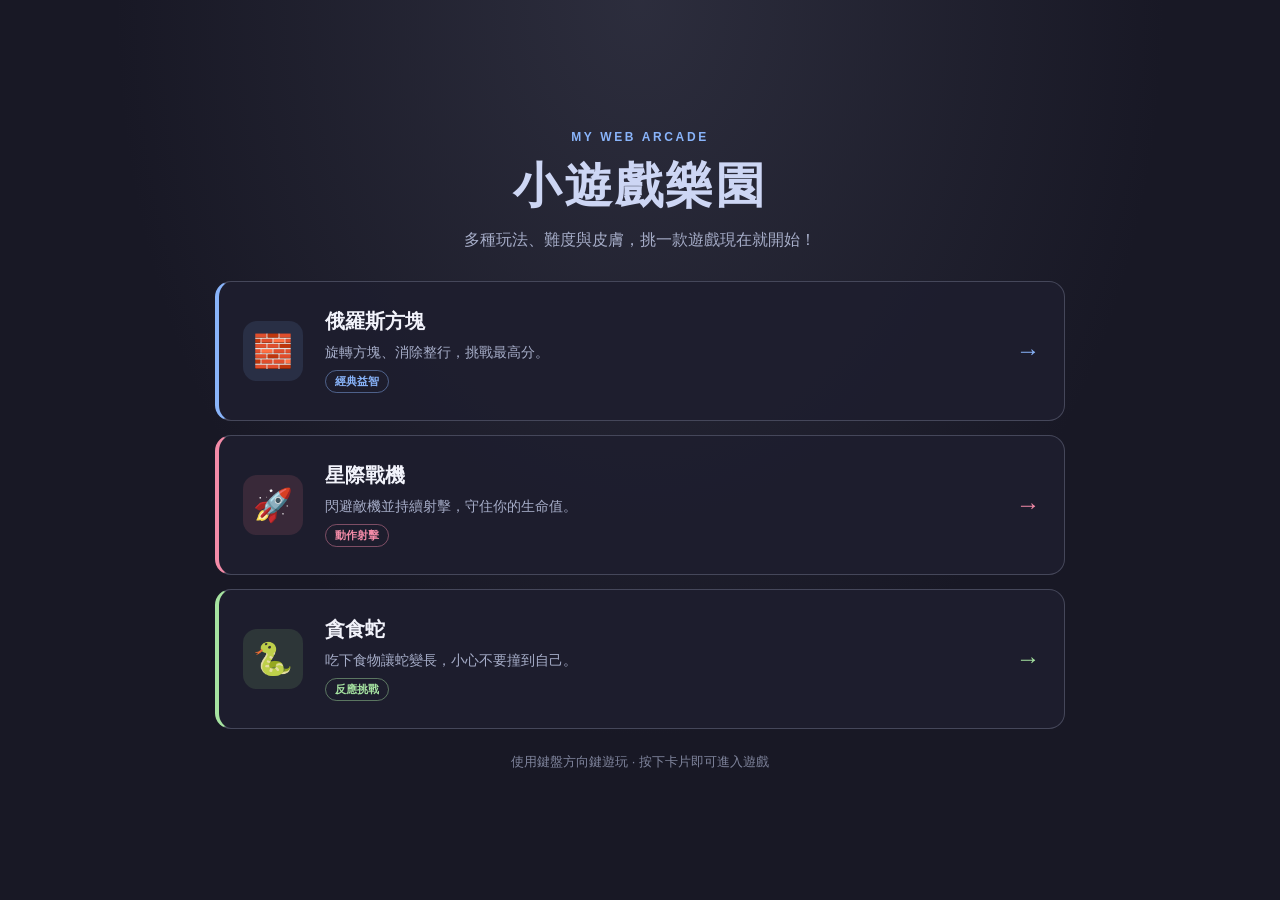
<file: index.html>
<!DOCTYPE html>
<html lang="zh-TW">
<head>
  <meta charset="UTF-8">
  <meta name="viewport" content="width=device-width, initial-scale=1">
  <meta name="theme-color" content="#181825">
  <title>小遊戲樂園</title>
  <link rel="stylesheet" href="arcade.css">
</head>
<body class="portal-page">
  <main class="portal">
    <header class="portal-header">
      <p class="eyebrow">MY WEB ARCADE</p>
      <h1>小遊戲樂園</h1>
      <p>多種玩法、難度與皮膚，挑一款遊戲現在就開始！</p>
    </header>

    <section class="game-grid" aria-label="選擇遊戲">
      <a class="game-card tetris-card" href="tetris.html">
        <span class="game-icon" aria-hidden="true">🧱</span>
        <span class="game-card-copy">
          <strong>俄羅斯方塊</strong>
          <span>旋轉方塊、消除整行，挑戰最高分。</span>
          <span class="game-tag">經典益智</span>
        </span>
        <span class="game-arrow" aria-hidden="true">→</span>
      </a>

      <a class="game-card shooter-card" href="shooter.html">
        <span class="game-icon" aria-hidden="true">🚀</span>
        <span class="game-card-copy">
          <strong>星際戰機</strong>
          <span>閃避敵機並持續射擊，守住你的生命值。</span>
          <span class="game-tag">動作射擊</span>
        </span>
        <span class="game-arrow" aria-hidden="true">→</span>
      </a>

      <a class="game-card snake-card" href="snake.html">
        <span class="game-icon" aria-hidden="true">🐍</span>
        <span class="game-card-copy">
          <strong>貪食蛇</strong>
          <span>吃下食物讓蛇變長，小心不要撞到自己。</span>
          <span class="game-tag">反應挑戰</span>
        </span>
        <span class="game-arrow" aria-hidden="true">→</span>
      </a>
    </section>

    <footer class="portal-footer">使用鍵盤方向鍵遊玩 · 按下卡片即可進入遊戲</footer>
  </main>
</body>
</html>
</file>
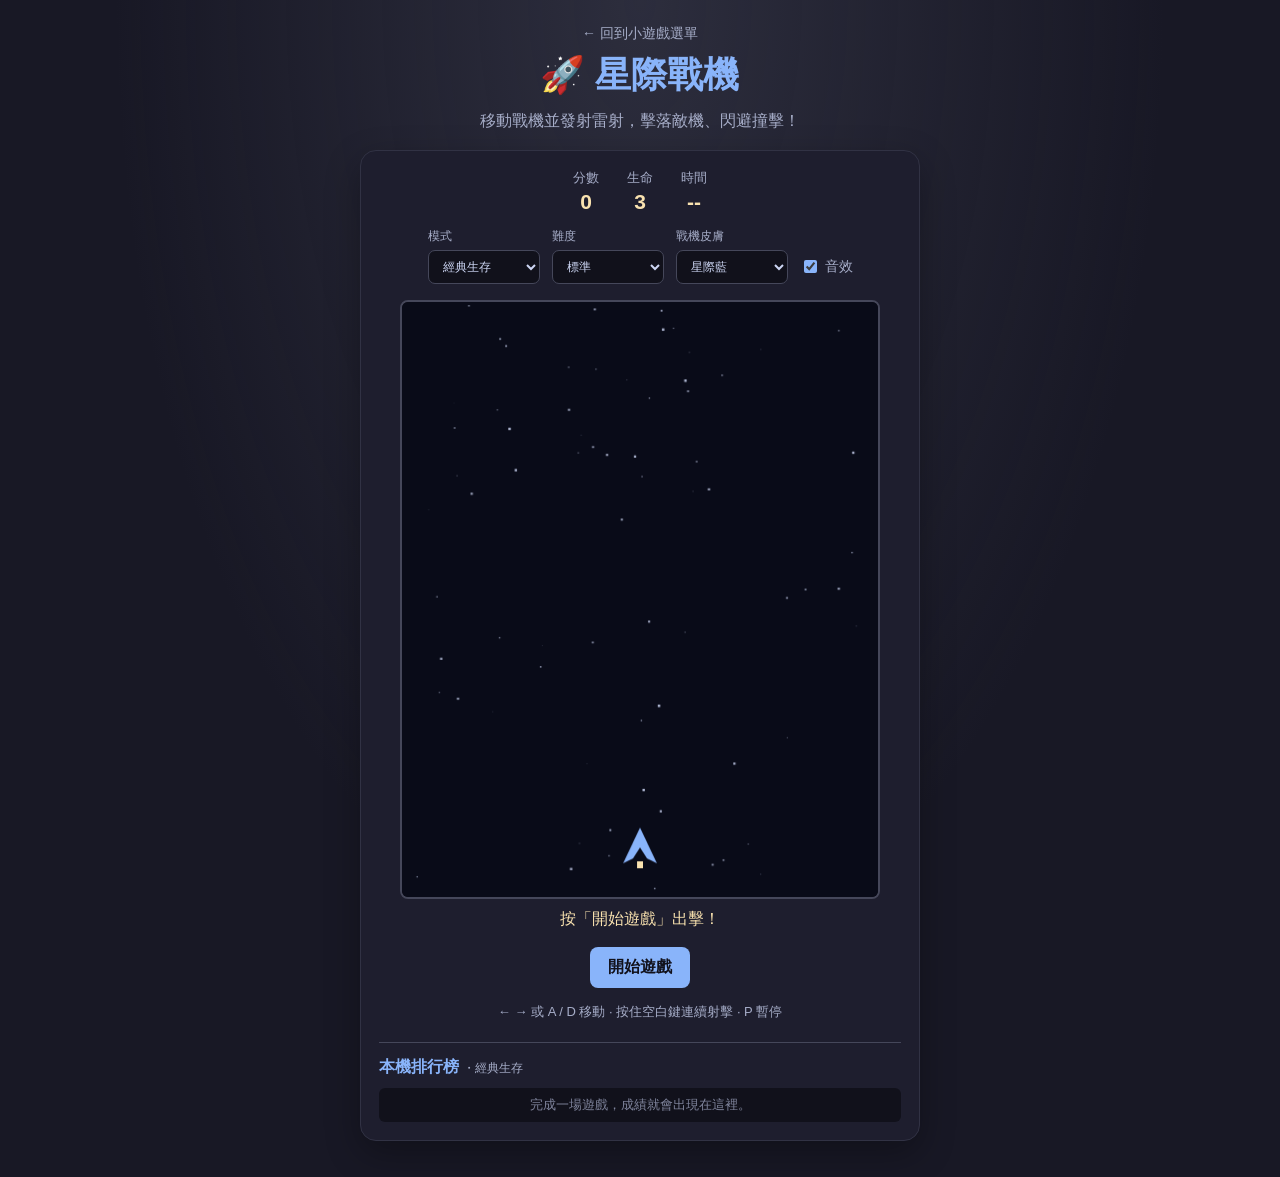
<file: shooter.html>
<!DOCTYPE html>
<html lang="zh-TW">
<head>
  <meta charset="UTF-8">
  <meta name="viewport" content="width=device-width, initial-scale=1">
  <meta name="theme-color" content="#181825">
  <title>星際戰機 - 小遊戲樂園</title>
  <link rel="stylesheet" href="arcade.css">
</head>
<body class="arcade-page">
  <header class="arcade-header">
    <a class="arcade-back" href="index.html">← 回到小遊戲選單</a>
    <h1>🚀 星際戰機</h1>
    <p>移動戰機並發射雷射，擊落敵機、閃避撞擊！</p>
  </header>

  <main class="arcade-panel">
    <div class="arcade-stats" aria-live="polite">
      <div class="arcade-stat">分數<strong id="score">0</strong></div>
      <div class="arcade-stat">生命<strong id="lives">3</strong></div>
      <div class="arcade-stat">時間<strong id="timer">--</strong></div>
    </div>
    <div class="arcade-settings">
      <label>模式
        <select id="game-mode">
          <option value="classic">經典生存</option>
          <option value="time">60 秒限時</option>
          <option value="hardcore">一命挑戰</option>
        </select>
      </label>
      <label>難度
        <select id="difficulty">
          <option value="easy">輕鬆</option>
          <option value="normal" selected>標準</option>
          <option value="hard">困難</option>
        </select>
      </label>
      <label>戰機皮膚
        <select id="skin-select">
          <option value="cosmic">星際藍</option>
          <option value="ocean">深海青</option>
          <option value="sunset">夕陽橘</option>
        </select>
      </label>
      <label class="sound-setting"><input id="sound-toggle" type="checkbox"> 音效</label>
    </div>
    <canvas id="game" class="arcade-canvas" width="480" height="600" aria-label="星際戰機遊戲畫面"></canvas>
    <p class="game-message" id="message" aria-live="polite">按「開始遊戲」出擊！</p>
    <div class="arcade-actions">
      <button class="arcade-button" id="start-button" type="button">開始遊戲</button>
    </div>
    <p class="arcade-help">← → 或 A / D 移動 · 按住空白鍵連續射擊 · P 暫停</p>
    <section class="arcade-leaderboard" aria-labelledby="leaderboard-title">
      <h2 id="leaderboard-title">本機排行榜 <span id="leaderboard-mode"></span></h2>
      <ol id="leaderboard-list"></ol>
    </section>
  </main>

  <script src="arcade-features.js"></script>
  <script src="shooter.js"></script>
</body>
</html>
</file>
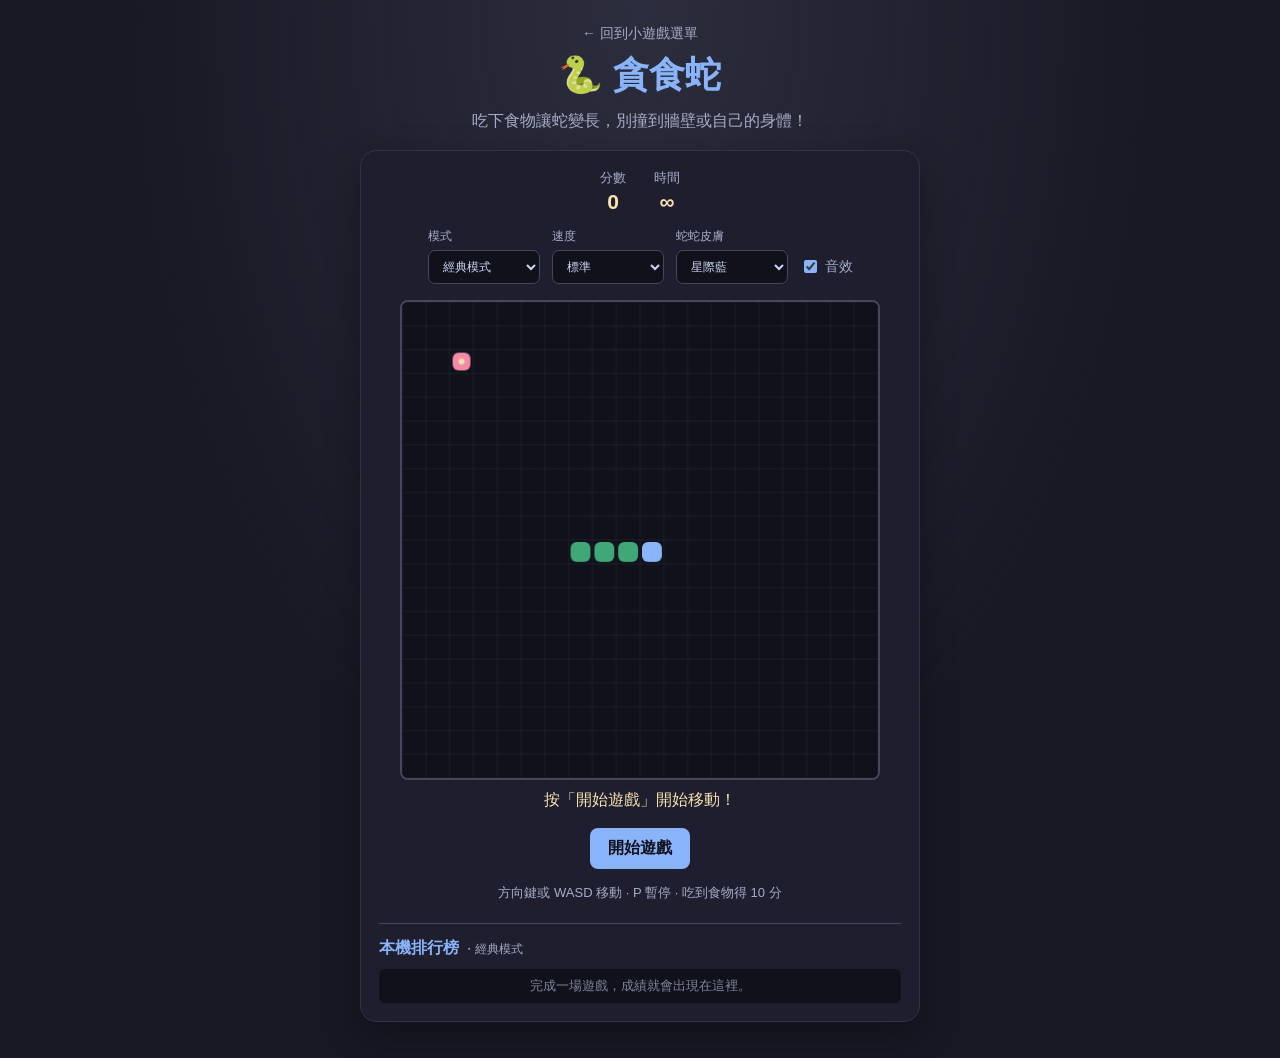
<file: snake.html>
<!DOCTYPE html>
<html lang="zh-TW">
<head>
  <meta charset="UTF-8">
  <meta name="viewport" content="width=device-width, initial-scale=1">
  <meta name="theme-color" content="#181825">
  <title>貪食蛇 - 小遊戲樂園</title>
  <link rel="stylesheet" href="arcade.css">
</head>
<body class="arcade-page">
  <header class="arcade-header">
    <a class="arcade-back" href="index.html">← 回到小遊戲選單</a>
    <h1>🐍 貪食蛇</h1>
    <p>吃下食物讓蛇變長，別撞到牆壁或自己的身體！</p>
  </header>

  <main class="arcade-panel">
    <div class="arcade-stats" aria-live="polite">
      <div class="arcade-stat">分數<strong id="score">0</strong></div>
      <div class="arcade-stat">時間<strong id="timer">--</strong></div>
    </div>
    <div class="arcade-settings">
      <label>模式
        <select id="game-mode">
          <option value="classic">經典模式</option>
          <option value="time">60 秒限時</option>
          <option value="wrap">穿牆模式</option>
        </select>
      </label>
      <label>速度
        <select id="difficulty">
          <option value="easy">慢速</option>
          <option value="normal" selected>標準</option>
          <option value="hard">快速</option>
        </select>
      </label>
      <label>蛇蛇皮膚
        <select id="skin-select">
          <option value="cosmic">星際藍</option>
          <option value="ocean">深海青</option>
          <option value="sunset">夕陽橘</option>
        </select>
      </label>
      <label class="sound-setting"><input id="sound-toggle" type="checkbox"> 音效</label>
    </div>
    <canvas id="game" class="arcade-canvas" width="480" height="480" aria-label="貪食蛇遊戲畫面"></canvas>
    <p class="game-message" id="message" aria-live="polite">按「開始遊戲」開始移動！</p>
    <div class="arcade-actions">
      <button class="arcade-button" id="start-button" type="button">開始遊戲</button>
    </div>
    <p class="arcade-help">方向鍵或 WASD 移動 · P 暫停 · 吃到食物得 10 分</p>
    <section class="arcade-leaderboard" aria-labelledby="leaderboard-title">
      <h2 id="leaderboard-title">本機排行榜 <span id="leaderboard-mode"></span></h2>
      <ol id="leaderboard-list"></ol>
    </section>
  </main>

  <script src="arcade-features.js"></script>
  <script src="snake.js"></script>
</body>
</html>
</file>
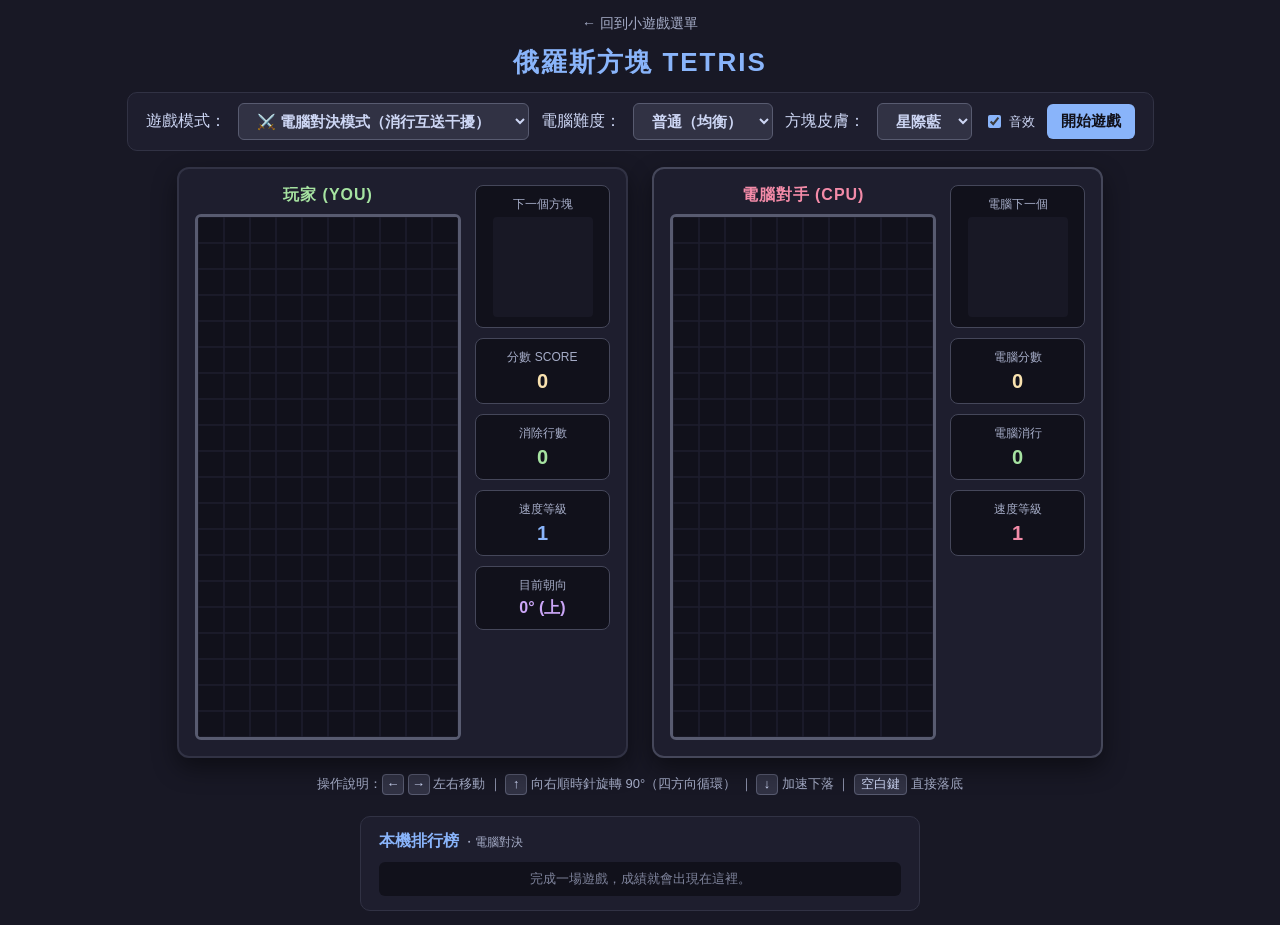
<file: tetris.html>
<!DOCTYPE html>
<html lang="zh-TW">
<head>
  <meta charset="UTF-8">
  <title>俄羅斯方塊 TETRIS - 單人與電腦對決版</title>
  <link rel="stylesheet" href="style.css">
</head>
<body>

  <a class="game-home-link" href="index.html">← 回到小遊戲選單</a>
  <h1>俄羅斯方塊 TETRIS</h1>

  <div class="top-bar">
    <label for="game-mode">遊戲模式：</label>
    <select id="game-mode">
      <option value="battle">⚔️ 電腦對決模式（消行互送干擾）</option>
      <option value="solo">👤 單人經典無盡模式</option>
      <option value="blitz">⏱️ 限時 2 分鐘高分競速（vs 電腦）</option>
      <option value="sprint">🏁 40 行衝刺</option>
    </select>

    <label for="ai-difficulty" id="diff-label">電腦難度：</label>
    <select id="ai-difficulty">
      <option value="easy">簡單（慢速）</option>
      <option value="normal" selected>普通（均衡）</option>
      <option value="hard">困難（高速）</option>
    </select>

    <label for="skin-select">方塊皮膚：</label>
    <select id="skin-select">
      <option value="cosmic">星際藍</option>
      <option value="ocean">深海青</option>
      <option value="sunset">夕陽橘</option>
    </select>

    <label class="sound-setting"><input id="sound-toggle" type="checkbox"> 音效</label>
    <div class="timer-badge" id="blitz-timer">剩餘時間：120s</div>

    <button id="start-btn">開始遊戲</button>
  </div>

  <div class="arena">
    <!-- 玩家區域 -->
    <div class="player-zone">
      <div>
        <div class="zone-header human-title">玩家 (YOU)</div>
        <canvas id="player-board" class="board" width="260" height="520"></canvas>
      </div>
      <div class="side-panel">
        <div class="info-box">
          <div class="info-title">下一個方塊</div>
          <canvas id="player-next" class="next-box" width="100" height="100"></canvas>
        </div>
        <div class="info-box">
          <div class="info-title">分數 SCORE</div>
          <div class="info-value" id="player-score">0</div>
        </div>
        <div class="info-box">
          <div class="info-title">消除行數</div>
          <div class="info-value" id="player-lines">0</div>
        </div>
        <div class="info-box">
          <div class="info-title">速度等級</div>
          <div class="info-value" id="player-level">1</div>
        </div>
        <div class="info-box">
          <div class="info-title">目前朝向</div>
          <div class="info-value" id="player-dir">0° (上)</div>
        </div>
        <div class="garbage-alert" id="player-alert"></div>
      </div>
    </div>

    <!-- 電腦對手區域 -->
    <div class="player-zone ai-zone" id="ai-container">
      <div>
        <div class="zone-header ai-title">電腦對手 (CPU)</div>
        <canvas id="ai-board" class="board" width="260" height="520"></canvas>
      </div>
      <div class="side-panel">
        <div class="info-box">
          <div class="info-title">電腦下一個</div>
          <canvas id="ai-next" class="next-box" width="100" height="100"></canvas>
        </div>
        <div class="info-box">
          <div class="info-title">電腦分數</div>
          <div class="info-value" id="ai-score">0</div>
        </div>
        <div class="info-box">
          <div class="info-title">電腦消行</div>
          <div class="info-value" id="ai-lines">0</div>
        </div>
        <div class="info-box">
          <div class="info-title">速度等級</div>
          <div class="info-value" id="ai-level">1</div>
        </div>
        <div class="garbage-alert" id="ai-alert"></div>
      </div>
    </div>
  </div>

  <div class="controls">
    操作說明：<kbd>←</kbd> <kbd>→</kbd> 左右移動 ｜ <kbd>↑</kbd> 向右順時針旋轉 90°（四方向循環） ｜ <kbd>↓</kbd> 加速下落 ｜ <kbd>空白鍵</kbd> 直接落底
  </div>

  <section class="scoreboard" aria-labelledby="leaderboard-title">
    <h2 id="leaderboard-title">本機排行榜 <span id="leaderboard-mode"></span></h2>
    <ol id="leaderboard-list"></ol>
  </section>

  <script src="arcade-features.js"></script>
  <script src="script.js"></script>
</body>
</html>
</file>
<file: arcade.css>
:root {
  color-scheme: dark;
  font-family: "Segoe UI", Tahoma, Geneva, Verdana, sans-serif;
  color: #cdd6f4;
  background: #181825;
  --arcade-accent: #89b4fa;
  --arcade-player: #89b4fa;
  --arcade-enemy: #f38ba8;
  --arcade-food: #f9e2af;
}

* {
  box-sizing: border-box;
}

body {
  min-width: 320px;
  min-height: 100vh;
  margin: 0;
  background:
    radial-gradient(ellipse at 50% 0, rgba(69, 71, 90, 0.45), transparent 58%),
    #181825;
}

a {
  color: inherit;
}

.portal-page {
  display: grid;
  place-items: center;
  padding: 36px 20px;
}

.portal {
  width: min(100%, 850px);
}

.portal-header {
  margin-bottom: 30px;
  text-align: center;
}

.portal-header .eyebrow {
  margin: 0 0 10px;
  color: #89b4fa;
  font-size: 12px;
  font-weight: 800;
  letter-spacing: 0.22em;
}

.portal-header h1 {
  margin: 0;
  color: #cdd6f4;
  font-size: clamp(32px, 7vw, 48px);
  letter-spacing: 0.06em;
}

.portal-header > p:last-child {
  margin: 12px 0 0;
  color: #a6adc8;
}

.game-grid {
  display: grid;
  gap: 14px;
}

.game-card {
  --accent: #89b4fa;
  display: grid;
  grid-template-columns: 64px minmax(0, 1fr) 24px;
  align-items: center;
  gap: 18px;
  min-height: 140px;
  padding: 22px 24px;
  border: 1px solid #45475a;
  border-left: 4px solid var(--accent);
  border-radius: 16px;
  background: rgba(30, 30, 46, 0.92);
  text-decoration: none;
  transition: transform 160ms ease, border-color 160ms ease, background 160ms ease;
}

.game-card:hover,
.game-card:focus-visible {
  transform: translateY(-3px);
  border-color: var(--accent);
  background: #242438;
  outline: none;
}

.tetris-card {
  --accent: #89b4fa;
}

.shooter-card {
  --accent: #f38ba8;
}

.snake-card {
  --accent: #a6e3a1;
}

.game-icon {
  display: grid;
  width: 60px;
  height: 60px;
  place-items: center;
  border-radius: 14px;
  background: color-mix(in srgb, var(--accent) 15%, #181825);
  font-size: 32px;
}

.game-card-copy {
  display: flex;
  flex-direction: column;
  align-items: flex-start;
  gap: 7px;
}

.game-card-copy strong {
  color: #f2f3fb;
  font-size: 20px;
}

.game-card-copy > span:nth-child(2) {
  color: #a6adc8;
  font-size: 14px;
  line-height: 1.5;
}

.game-tag {
  padding: 3px 9px;
  border: 1px solid color-mix(in srgb, var(--accent) 45%, transparent);
  border-radius: 999px;
  color: var(--accent);
  font-size: 11px;
  font-weight: 700;
}

.game-arrow {
  color: var(--accent);
  font-size: 24px;
}

.portal-footer {
  margin-top: 24px;
  color: #7f849c;
  font-size: 13px;
  text-align: center;
}

.arcade-page {
  display: flex;
  flex-direction: column;
  align-items: center;
  gap: 16px;
  padding: 24px 16px 36px;
}

.arcade-header {
  width: min(100%, 560px);
  text-align: center;
}

.arcade-header h1 {
  margin: 8px 0;
  color: var(--arcade-accent);
  font-size: clamp(26px, 6vw, 36px);
}

.arcade-header p {
  margin: 0;
  color: #a6adc8;
  line-height: 1.6;
}

.arcade-back {
  color: #a6adc8;
  font-size: 14px;
  text-decoration: none;
}

.arcade-back:hover,
.arcade-back:focus-visible {
  color: var(--arcade-accent);
}

.arcade-panel {
  width: min(100%, 560px);
  padding: 18px;
  border: 1px solid #313244;
  border-radius: 16px;
  background: #1e1e2e;
  box-shadow: 0 12px 35px rgba(0, 0, 0, 0.3);
}

.arcade-stats {
  display: flex;
  justify-content: center;
  gap: 28px;
  margin: 0 0 14px;
}

.arcade-stat {
  color: #a6adc8;
  font-size: 13px;
  text-align: center;
}

.arcade-stat strong {
  display: block;
  margin-top: 3px;
  color: #f9e2af;
  font-size: 21px;
}

.arcade-canvas {
  display: block;
  width: min(100%, 480px);
  height: auto;
  margin: 0 auto;
  border: 2px solid #45475a;
  border-radius: 8px;
  background: #11111b;
  touch-action: none;
}

.arcade-actions {
  display: flex;
  flex-wrap: wrap;
  justify-content: center;
  gap: 10px;
  margin-top: 16px;
}

.arcade-button {
  padding: 10px 18px;
  border: 0;
  border-radius: 8px;
  background: var(--arcade-accent);
  color: #11111b;
  cursor: pointer;
  font: inherit;
  font-weight: 800;
}

.arcade-button:hover,
.arcade-button:focus-visible {
  filter: brightness(1.12);
  outline: 2px solid #cdd6f4;
  outline-offset: 2px;
}

.arcade-help {
  margin: 14px 0 0;
  color: #a6adc8;
  font-size: 13px;
  line-height: 1.6;
  text-align: center;
}

.game-message {
  min-height: 22px;
  margin: 10px 0 0;
  color: #f9e2af;
  text-align: center;
}

.game-home-link {
  color: #a6adc8;
  font-size: 14px;
  text-decoration: none;
}

.game-home-link:hover,
.game-home-link:focus-visible {
  color: #89b4fa;
}

.arcade-settings {
  display: flex;
  flex-wrap: wrap;
  justify-content: center;
  align-items: end;
  gap: 12px;
  margin: 0 0 16px;
}

.arcade-settings label {
  display: flex;
  flex-direction: column;
  gap: 5px;
  color: #a6adc8;
  font-size: 12px;
}

.arcade-settings select {
  min-width: 112px;
  padding: 8px 10px;
  border: 1px solid #45475a;
  border-radius: 7px;
  background: #11111b;
  color: #cdd6f4;
  font: inherit;
}

.arcade-settings .sound-setting {
  flex-direction: row;
  align-items: center;
  min-height: 34px;
  font-size: 14px;
}

.arcade-settings input {
  accent-color: var(--arcade-accent);
}

.arcade-leaderboard {
  margin-top: 20px;
  padding-top: 14px;
  border-top: 1px solid #45475a;
}

.arcade-leaderboard h2,
.scoreboard h2 {
  margin: 0 0 10px;
  color: var(--arcade-accent);
  font-size: 16px;
}

.arcade-leaderboard h2 span,
.scoreboard h2 span {
  color: #a6adc8;
  font-size: 12px;
  font-weight: 400;
}

.arcade-leaderboard ol,
.scoreboard ol {
  display: grid;
  gap: 6px;
  margin: 0;
  padding: 0;
  list-style: none;
}

.arcade-leaderboard li,
.scoreboard li {
  display: grid;
  grid-template-columns: 30px 1fr auto;
  gap: 8px;
  align-items: center;
  padding: 8px 10px;
  border-radius: 6px;
  background: #11111b;
  color: #a6adc8;
  font-size: 13px;
}

.arcade-leaderboard li strong,
.scoreboard li strong {
  color: #f9e2af;
}

.arcade-leaderboard li time,
.scoreboard li time {
  color: #7f849c;
  font-size: 11px;
}

.arcade-leaderboard .leaderboard-empty,
.scoreboard .leaderboard-empty {
  display: block;
  color: #7f849c;
  text-align: center;
}

@media (max-width: 520px) {
  .game-card {
    grid-template-columns: 48px minmax(0, 1fr) 18px;
    gap: 13px;
    min-height: 126px;
    padding: 16px;
  }

  .game-icon {
    width: 48px;
    height: 48px;
    font-size: 26px;
  }

  .game-card-copy strong {
    font-size: 17px;
  }

  .arcade-panel {
    padding: 12px;
  }
}
</file>
<file: style.css>
* {
      box-sizing: border-box;
      user-select: none;
    }
    body {
      background-color: #181825;
      color: #cdd6f4;
      font-family: 'Segoe UI', Tahoma, Geneva, Verdana, sans-serif;
      display: flex;
      flex-direction: column;
      align-items: center;
      justify-content: center;
      min-height: 100vh;
      margin: 0;
      padding: 15px;
    }
    h1 {
      margin: 0 0 12px 0;
      font-size: 26px;
      letter-spacing: 2px;
      color: #89b4fa;
    }
    .top-bar {
      display: flex;
      gap: 12px;
      align-items: center;
      margin-bottom: 16px;
      background-color: #1e1e2e;
      padding: 10px 18px;
      border-radius: 10px;
      border: 1px solid #313244;
      flex-wrap: wrap;
      justify-content: center;
    }
    select, button {
      padding: 8px 14px;
      font-size: 15px;
      border-radius: 6px;
      border: 1px solid #585b70;
      background-color: #313244;
      color: #cdd6f4;
      cursor: pointer;
      font-weight: bold;
    }
    select:focus, button:focus {
      outline: none;
      border-color: #89b4fa;
    }
    button#start-btn {
      background-color: var(--arcade-accent, #89b4fa);
      color: #11111b;
      border: none;
      transition: 0.2s;
    }
    button#start-btn:hover {
      filter: brightness(1.12);
    }
    .timer-badge {
      background-color: #11111b;
      padding: 6px 12px;
      border-radius: 6px;
      border: 1px solid #f38ba8;
      color: #f38ba8;
      font-weight: bold;
      font-size: 16px;
      display: none;
    }
    .arena {
      display: flex;
      gap: 24px;
      align-items: flex-start;
      justify-content: center;
      flex-wrap: wrap;
    }
    .player-zone {
      display: flex;
      gap: 14px;
      background-color: #1e1e2e;
      padding: 16px;
      border-radius: 12px;
      box-shadow: 0 10px 25px rgba(0, 0, 0, 0.45);
      border: 2px solid #313244;
      position: relative;
    }
    .player-zone.ai-zone {
      border-color: #45475a;
    }
    .zone-header {
      text-align: center;
      font-weight: bold;
      font-size: 16px;
      margin-bottom: 8px;
      letter-spacing: 1px;
    }
    .human-title { color: #a6e3a1; }
    .ai-title { color: #f38ba8; }
    canvas.board {
      background-color: #11111b;
      border: 3px solid #585b70;
      border-radius: 6px;
      display: block;
    }
    .side-panel {
      display: flex;
      flex-direction: column;
      width: 135px;
      gap: 10px;
    }
    .info-box {
      background-color: #11111b;
      border: 1px solid #45475a;
      border-radius: 8px;
      padding: 10px 8px;
      text-align: center;
    }
    .info-title {
      font-size: 12px;
      color: #a6adc8;
      margin-bottom: 4px;
    }
    .info-value {
      font-size: 20px;
      font-weight: bold;
      color: #f9e2af;
    }
    canvas.next-box {
      background-color: #181825;
      border-radius: 4px;
      margin: 0 auto;
      display: block;
    }
    .garbage-alert {
      font-size: 12px;
      color: #f38ba8;
      min-height: 18px;
      text-align: center;
      font-weight: bold;
    }
    .controls {
      margin-top: 16px;
      font-size: 13px;
      color: #a6adc8;
      text-align: center;
      line-height: 1.6;
    }
    kbd {
      background-color: #313244;
      padding: 2px 6px;
      border-radius: 4px;
      border: 1px solid #585b70;
      color: #cdd6f4;
      font-family: monospace;
    }

#player-lines, #ai-lines {
  color: #a6e3a1;
}

#player-level {
  color: #89b4fa;
}

#player-dir {
  font-size: 16px;
  color: #cba6f7;
}

#ai-level {
  color: #f38ba8;
}

.game-home-link {
  margin-bottom: 12px;
  color: #a6adc8;
  font-size: 14px;
  text-decoration: none;
}

.game-home-link:hover,
.game-home-link:focus-visible {
  color: #89b4fa;
}

.scoreboard {
  width: min(100%, 560px);
  margin-top: 20px;
  padding: 14px 18px;
  border: 1px solid #313244;
  border-radius: 10px;
  background: #1e1e2e;
}

.scoreboard h2 {
  margin: 0 0 10px;
  color: var(--arcade-accent, #89b4fa);
  font-size: 16px;
}

.scoreboard h2 span {
  color: #a6adc8;
  font-size: 12px;
  font-weight: 400;
}

.scoreboard ol {
  display: grid;
  gap: 6px;
  margin: 0;
  padding: 0;
  list-style: none;
}

.scoreboard li {
  display: grid;
  grid-template-columns: 30px 1fr auto;
  gap: 8px;
  align-items: center;
  padding: 8px 10px;
  border-radius: 6px;
  background: #11111b;
  color: #a6adc8;
  font-size: 13px;
}

.scoreboard li strong {
  color: #f9e2af;
}

.scoreboard li time {
  color: #7f849c;
  font-size: 11px;
}

.scoreboard .leaderboard-empty {
  display: block;
  color: #7f849c;
  text-align: center;
}

.sound-setting {
  display: flex;
  align-items: center;
  gap: 5px;
  font-size: 13px;
}

.sound-setting input {
  accent-color: var(--arcade-accent, #89b4fa);
}

@media (max-width: 520px) {
  .scoreboard {
    padding: 12px;
  }
}
</file>
